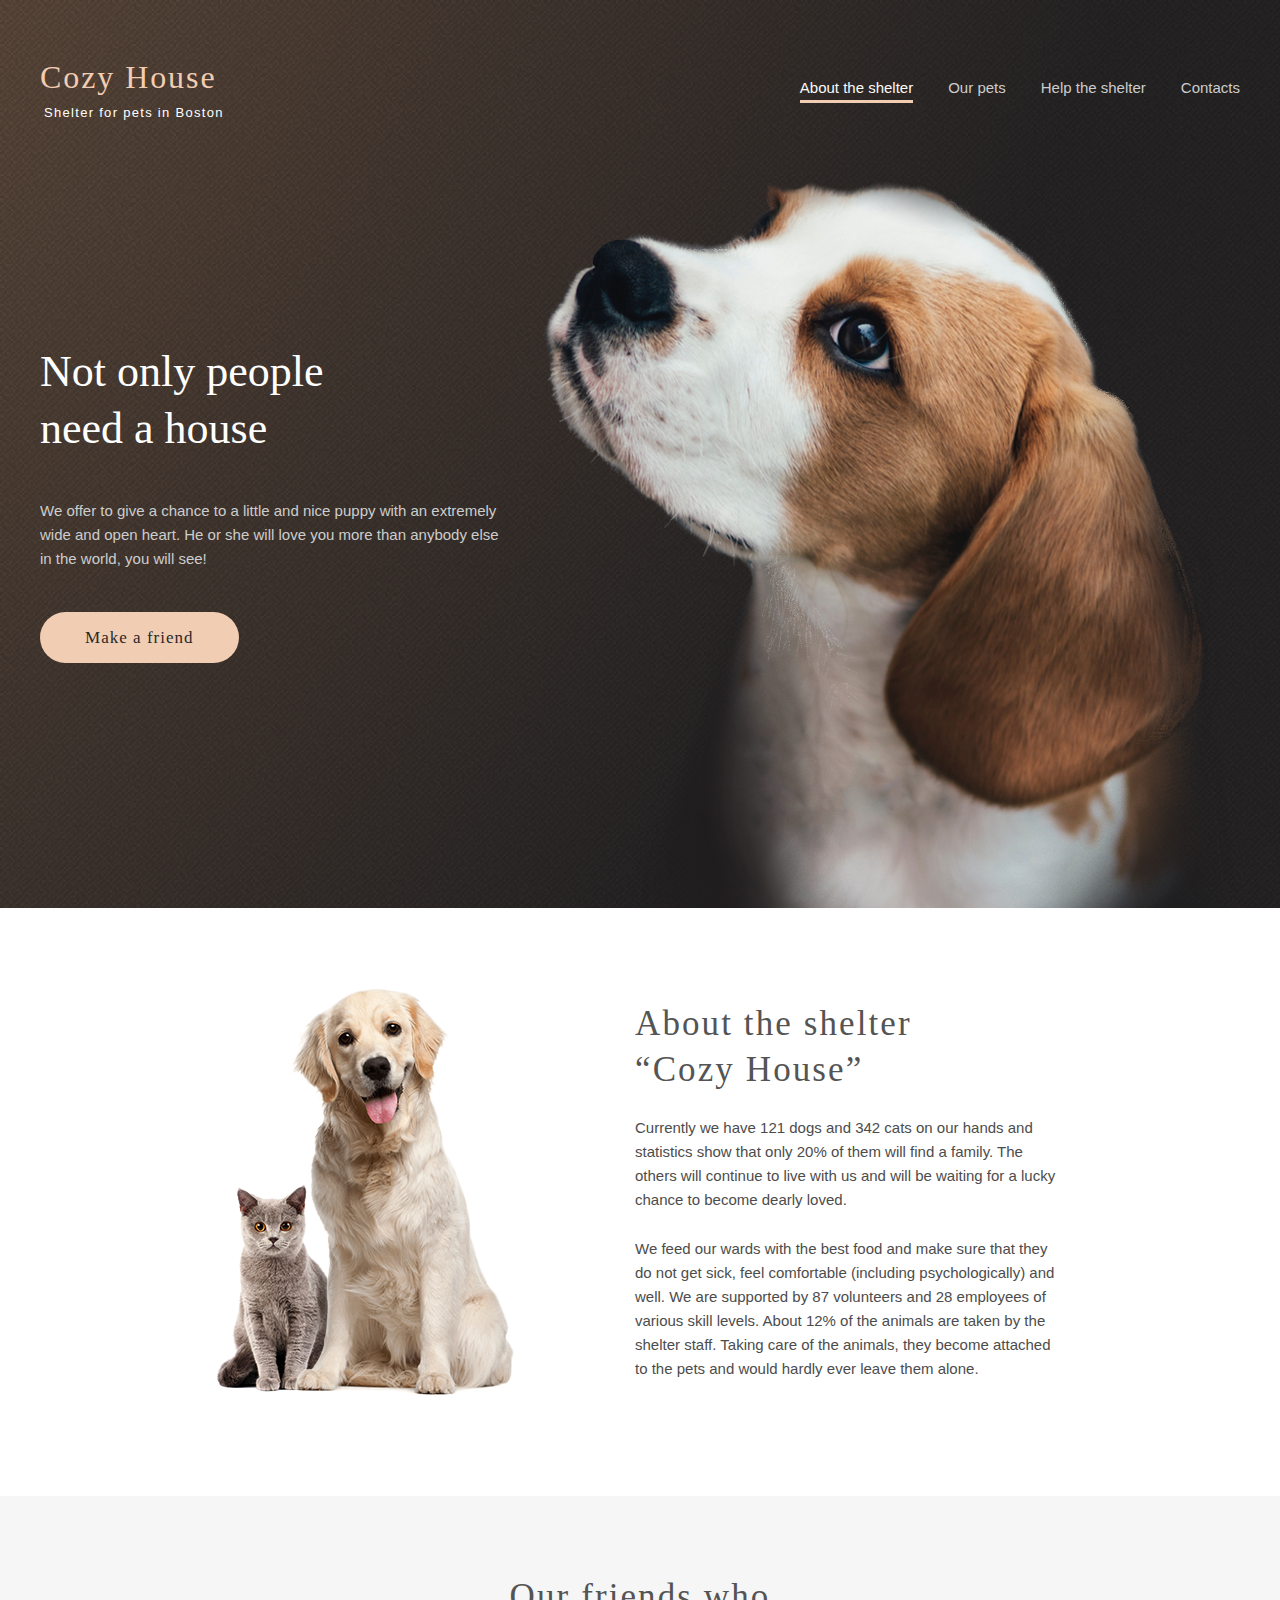
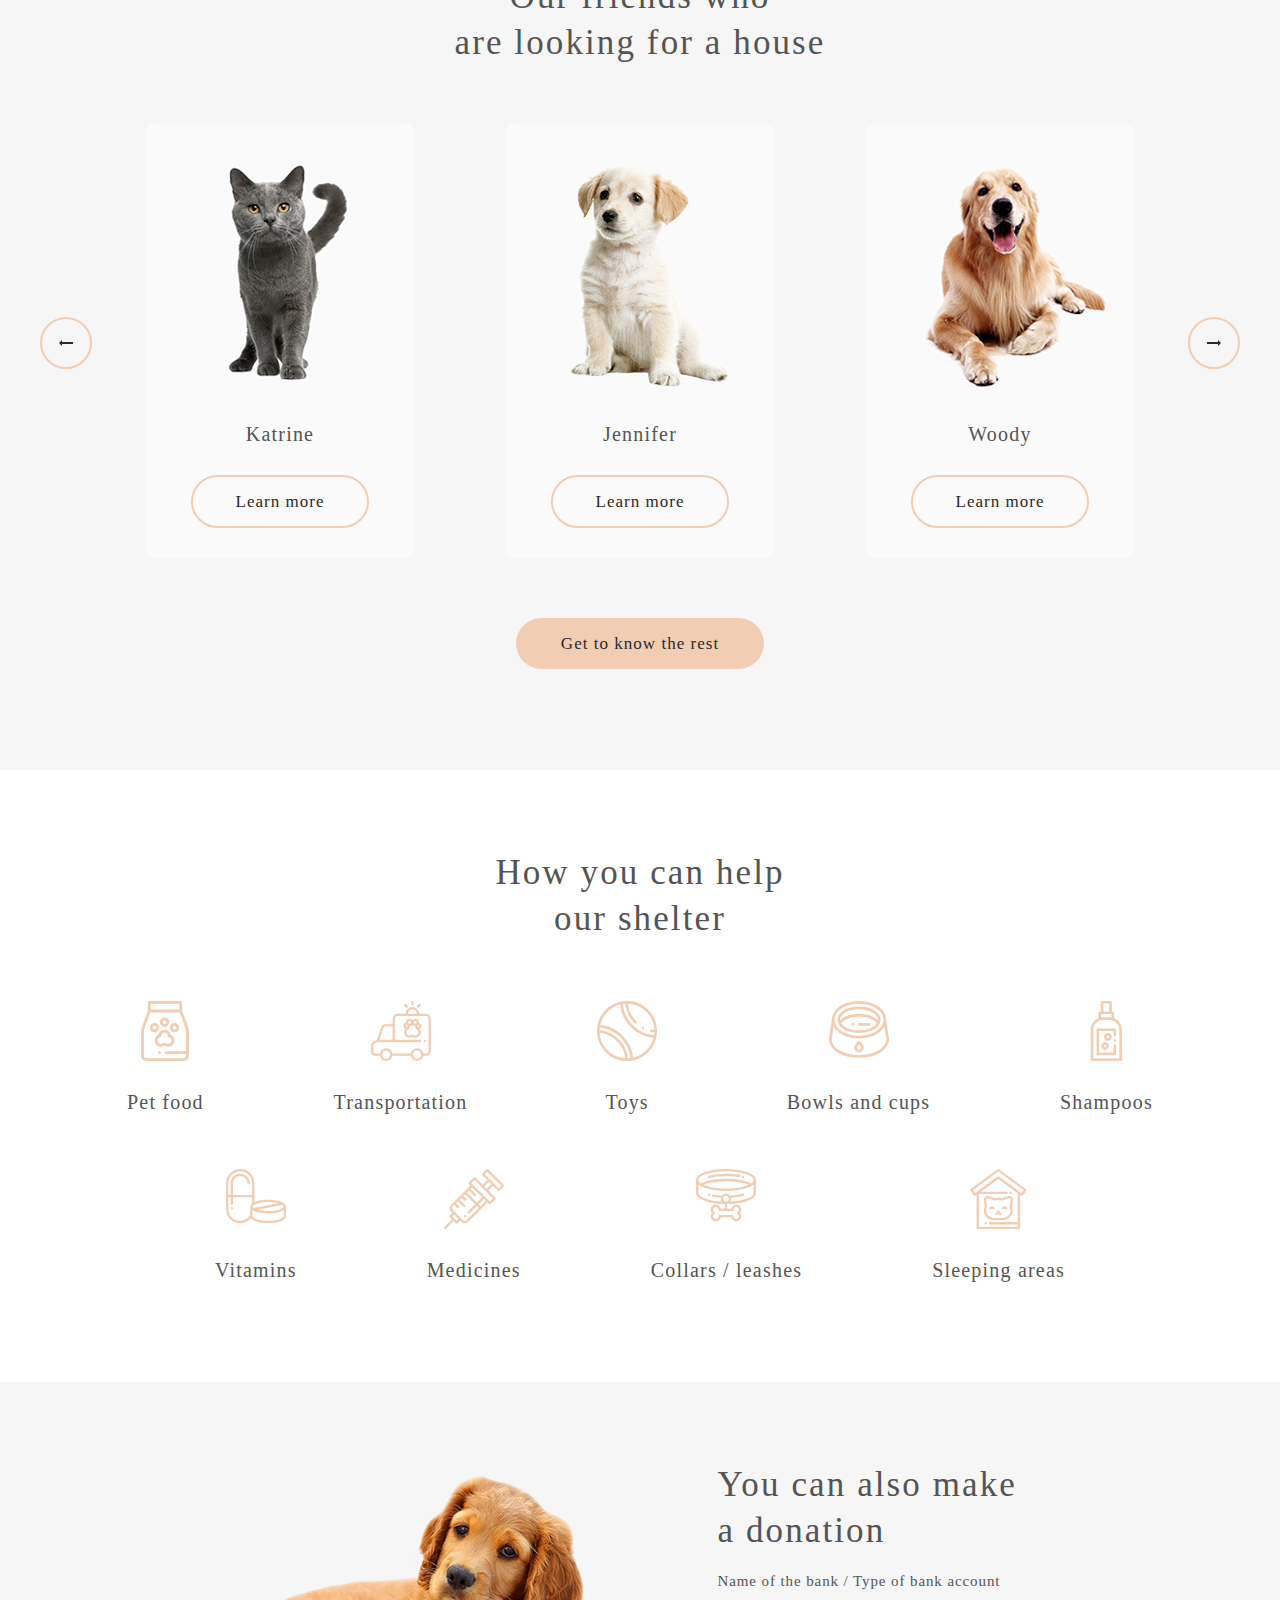
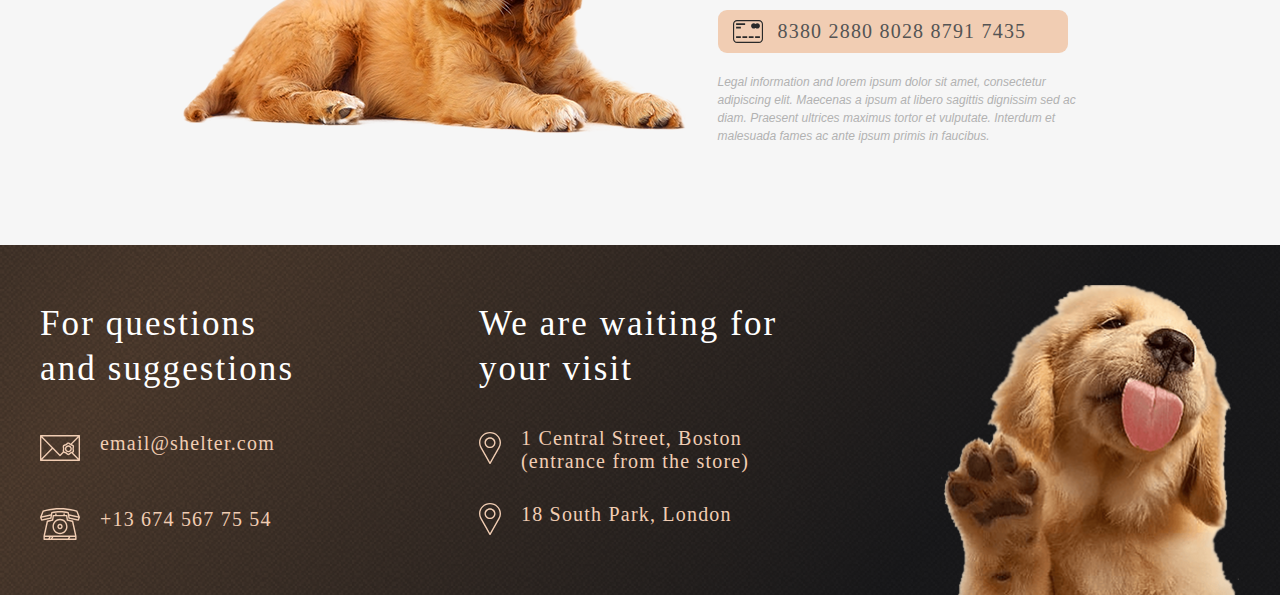
<file: index.html>
<!DOCTYPE html>
<html lang="en">
<head>
    <meta charset="UTF-8">
    <meta http-equiv="X-UA-Compatible" content="IE=edge">
    <meta name="viewport" content="width=device-width, initial-scale=1.0">
    <title>Shelter</title>
    <link type="Image/x-icon" href="./img/icons/favicon.png" rel="icon">
    <link rel="stylesheet" href="css/main-page/style.css">
</head>

<body>
    <header class="header">
        <div class="container">
            <div class="wrapper">
                <div class="header-container">
                    <a href="#" class="header-logo">
                        <h2 class="header-logo__title">Cozy House</h2>
                        <p class="header-logo__text">Shelter for pets in Boston</p>
                    </a>
                    <div class="header-nav">
                        <ul class="header-nav__list">
                            <li class="header-nav__item"><a class="header-nav__link active" href="#about">About the shelter</a></li>
                            <li class="header-nav__item"><a class="header-nav__link" href="./pets-page.html">Our pets</a></li>
                            <li class="header-nav__item"><a class="header-nav__link" href="#help">Help the shelter</a></li>
                            <li class="header-nav__item"><a class="header-nav__link" href="#footer">Contacts</a></li>
                        </ul>
                    </div>
                </div>
            </div>
        </div>
    </header>

    <main class="content">
        <div class="container">
            <!-- NOT ONLY SECTION -->
            <div class="not-only">
                <div class="wrapper not-only__wrapper">
                    <div class="not-only-hero">
                        <h1 class="not-only-hero__title">
                            Not only people need a house
                        </h1>
                        <div class="not-only-hero__text">We offer to give a chance to a little and nice puppy with an extremely wide and open heart. He or she will love you more than anybody else in the world, you will see!
                        </div>
                        <a href="#our-friends" class="not-only-hero__button button">
                            Make a friend
                        </a>
                    </div>
                    <div class="not-only-picture">
                        <img src="./img/not-only-block/01.png" alt="dog" class="not-only__img">
                    </div>
                </div>
            </div>

            <!-- ABOUT SECTION -->
            <div class="about" id="about">
                <div class="wrapper about__wrapper">
                    <div class="about-picture">
                        <img src="./img/about-block/about-pets.png" alt="pets" class="about__img">
                    </div>
                    <div class="about-description">
                        <h2 class="about__title section__title">About the shelter “Cozy House”</h2>
                        <p class="about__text">Currently we have 121 dogs and 342 cats on our hands and statistics show that only 20% of them will find a family. The others will continue to live with us and will be waiting for a lucky chance to become dearly loved.</p>
                        <p class="about__text">We feed our wards with the best food and make sure that they do not get sick, feel comfortable (including psychologically) and well. We are supported by 87 volunteers and 28 employees of various skill levels. About 12% of the animals are taken by the shelter staff. Taking care of the animals, they become attached to the pets and would hardly ever leave them alone.</p>
                    </div>
                </div>
            </div>

            <!-- OUR FRIENDS SECTION -->
            <div class="our-friends" id="our-friends">
                    <div class="wrapper our-friends-wrapper">
                        <div class="our-friends__title section__title">
                            Our friends who <br> are looking for a house
                        </div>
                        <div class="our-friends__cards">
                            <div class="arrow-container">
                                <button class="arrow arrow-prev">
                                    <img src="./img/icons/arrow-left.svg" alt="">
                                </button>
                                <button class="arrow arrow-next">
                                    <img src="./img/icons/arrow-right.svg" alt="">
                                </button>
                            </div>
                            <div class="cards-wrapper">
                                <div class="our-friends-card">
                                    <div class="our-friends-card__picture">
                                        <img src="./img/our-friends/01.png" class="card__img" alt="">
                                    </div>
                                    <div class="our-friends-card__title">Katrine</div>
                                    <div class="our-friends-card__button"><a href="#" class="card-btn">Learn more</a></div>
                                </div>
                                <div class="our-friends-card">
                                    <div class="our-friends-card__picture">
                                        <img src="./img/our-friends/02.png" class="card__img" alt="">
                                    </div>
                                    <div class="our-friends-card__title">Jennifer</div>
                                    <div class="our-friends-card__button"><a href="#" class="card-btn">Learn more</a></div>
                                </div>
                                <div class="our-friends-card">
                                    <div class="our-friends-card__picture">
                                        <img src="./img/our-friends/03.png" class="card__img" alt="">
                                    </div>
                                    <div class="our-friends-card__title">Woody</div>
                                    <div class="our-friends-card__button"><a href="#" class="card-btn">Learn more</a></div>
                                </div>
                            </div>
                        </div>
                        <div class="our-friends__button">
                            <a href="./pets-page.html" target="_blank" class="button">
                                Get to know the rest
                            </a>
                        </div>
                    </div>
            </div>

            <!-- HELP SECTION -->
            <div class="help" id="help">
                    <div class="wrapper help-wrapper">
                        <div class="help__title section__title">
                            How you can help <br> our shelter
                        </div>
                        <div class="help-cards">
                           <div class="first-row">
                                <div class="help-item">
                                    <div class="help-pic">
                                        <img src="./img/help/01.svg" alt="" class="help__img">
                                    </div>
                                    <div class="help-item__text">Pet food</div>
                                </div>
                                <div class="help-item">
                                    <div class="help-pic">
                                        <img src="./img/help/02.svg" alt="" class="help__img">
                                    </div>
                                    <div class="help-item__text">Transportation</div>
                                </div>
                                <div class="help-item">
                                    <div class="help-pic">
                                        <img src="./img/help/03.svg" alt="" class="help__img">
                                    </div>
                                    <div class="help-item__text">Toys</div>
                                </div>
                                <div class="help-item">
                                    <div class="help-pic">
                                        <img src="./img/help/04.svg" alt="" class="help__img">
                                    </div>
                                    <div class="help-item__text">Bowls and cups</div>
                                </div>
                                <div class="help-item">
                                    <div class="help-pic">
                                        <img src="./img/help/05.svg" alt="" class="help__img">
                                    </div>
                                    <div class="help-item__text">Shampoos</div>
                                </div>
                            </div>
                            <div class="second-row">
                                <div class="help-item">
                                    <div class="help-pic">
                                        <img src="./img/help/06.svg" alt="" class="help__img">
                                    </div>
                                    <div class="help-item__text">Vitamins</div>
                                </div>
                                <div class="help-item">
                                    <div class="help-pic">
                                        <img src="./img/help/07.svg" alt="" class="help__img">
                                    </div>
                                    <div class="help-item__text">Medicines</div>
                                </div>
                                <div class="help-item">
                                    <div class="help-pic">
                                        <img src="./img/help/08.svg" alt="" class="help__img">
                                    </div>
                                    <div class="help-item__text">Collars / leashes</div>
                                </div>
                                <div class="help-item">
                                    <div class="help-pic">
                                        <img src="./img/help/09.svg" alt="" class="help__img">
                                    </div>
                                    <div class="help-item__text">Sleeping areas</div>
                                </div>
                            </div>
                        </div>
                    </div>
            </div>

            <!-- IN ADDITION SECTION -->
            <div class="in-addition">
                <div class="wrapper in-addition-wrapper">
                    <div class="in-addition-pic">
                        <img src="./img/in-addition/01.png" alt="dog" class="in-addition__img">
                    </div>
                    <div class="description">
                        <div class="in-addition__title section__title">
                            You can also make a donation
                        </div>
                        <div class="in-addition__bank-name">
                            Name of the bank / Type of bank account
                        </div>
                        <div class="in-addition__card-number">
                            <a href="#" class="in-addition__card-number--digits">8380 2880 8028 8791 7435</a>
                        </div>
                        <div class="in-addition__legal-info">
                            Legal information and lorem ipsum dolor sit amet, consectetur adipiscing elit. Maecenas a ipsum at libero sagittis dignissim sed ac diam. Praesent ultrices maximus tortor et vulputate. Interdum et malesuada fames ac ante ipsum primis in faucibus.
                        </div>
                    </div>
                </div>
            </div>
        </div>
    </main>

    <footer class="footer" id="footer">
        <div class="container">
            <div class="wrapper footer-wrapper">
                <div class="footer-columns">
                    <div class="footer-questions">
                        <div class="footer-questions__title footer-title">
                            For questions and suggestions
                        </div>
                        <div class="footer__email">
                            <a href="mailto:email@shelter.com" class="footer-link">email@shelter.com</a>
                        </div>
                        <div class="footer__tel">
                            <a href="tel:+136745677554" class="footer-link">+13 674 567 75 54</a>
                        </div>
                    </div>
                    <div class="footer-visit">
                        <div class="footer-visit__title footer-title">
                            We are waiting for your visit
                        </div>
                        <div class="footer__location">
                            <a class="footer-link" href="https://www.google.com/maps/place/Animal+Rescue+League+of+Boston/@42.3470525,-71.071958,17z/data=!3m1!4b1!4m6!3m5!1s0x89e37a7253479331:0x9ce9fc871d0907e8!8m2!3d42.3470486!4d-71.0697693!16s%2Fg%2F1q69v4kf_" target="_blank">1 Central Street, Boston (entrance from the store)</a>
                        </div>
                        <div class="footer__location">
                            <a class="footer-link" href="https://www.google.com/maps/place/Battersea+Dogs+and+Cats+Home/@51.4784472,-0.1470975,17z/data=!3m1!4b1!4m6!3m5!1s0x48760503d02b551f:0xbd2664f7d41c86a0!8m2!3d51.4784439!4d-0.1449088!16s%2Fg%2F1td04j71" target="_blank">18 South Park, London</a>
                        </div>
                    </div>
                    <div class="footer-picture">
                        <img src="./img/footer/footer-puppy.png" alt="">
                    </div>
                </div>
            </div>
        </div>
    </footer>
</body>

<!-- <script src="js/main.js"></script> -->
</html>
</file>
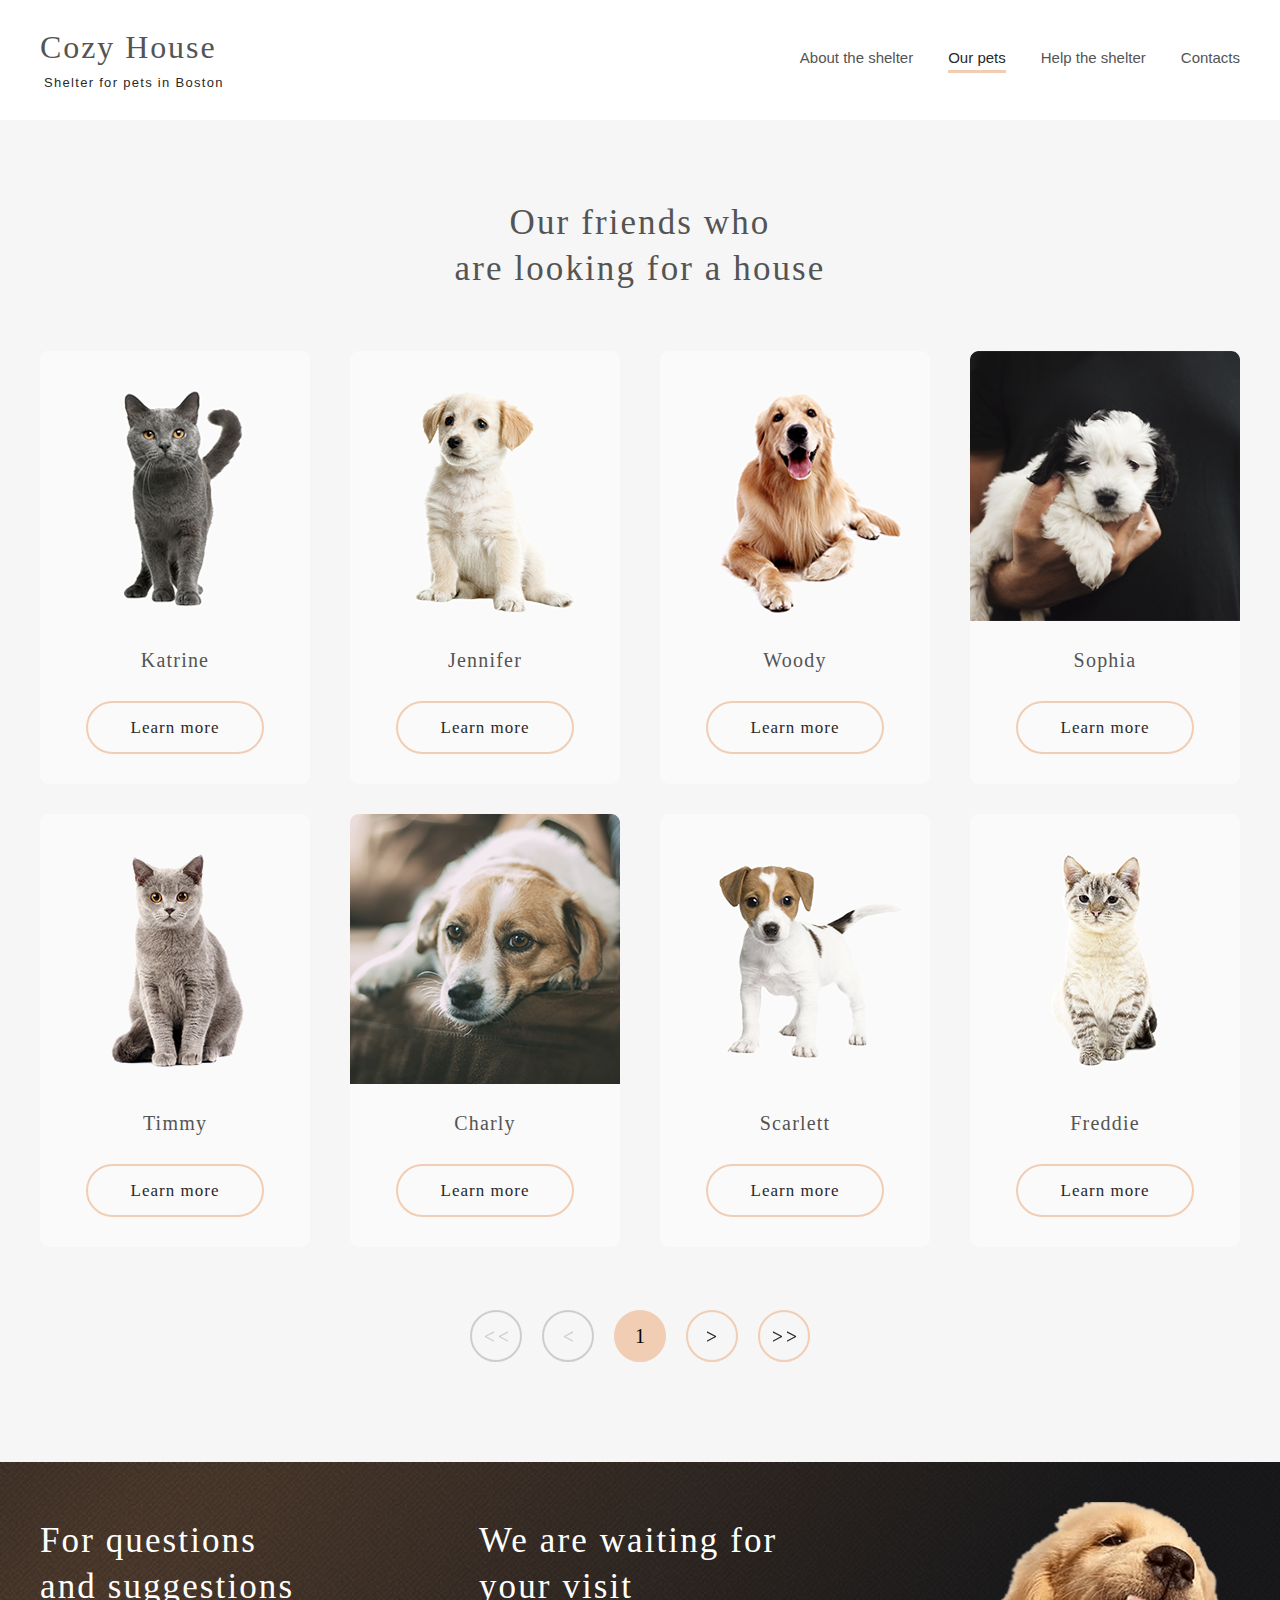
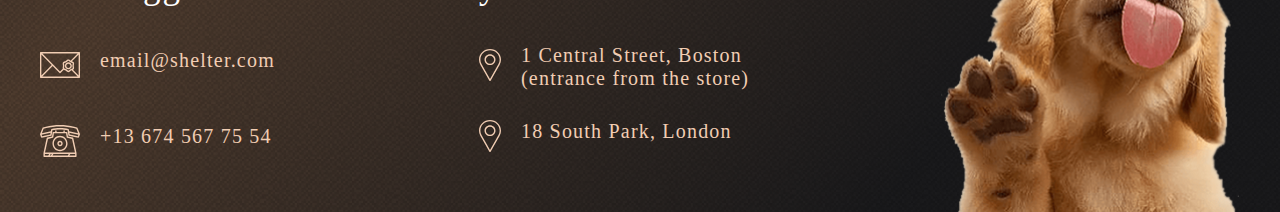
<file: pets-page.html>
<!DOCTYPE html>
<html lang="en">
<head>
     <meta charset="UTF-8">
    <meta http-equiv="X-UA-Compatible" content="IE=edge">
    <meta name="viewport" content="width=device-width, initial-scale=1.0">
    <title>Our Pets</title>
    <link type="Image/x-icon" href="./img/icons/favicon.png" rel="icon">
    <link rel="stylesheet" href="css/pets-page/style.css">
</head>
<body>
    <header class="header">
        <div class="container">
            <div class="wrapper">
                <div class="header-container">
                    <a href="./index.html" target="_blank" class="header-logo">
                        <h1 class="header-logo__title">Cozy House</h1>
                        <p class="header-logo__text">Shelter for pets in Boston</p>
                    </a>
                    <div class="header-nav">
                        <ul class="header-nav__list">
                            <li class="header-nav__item"><a class="header-nav__link" href="./index.html">About the shelter</a></li>
                            <li class="header-nav__item"><a class="header-nav__link active" href="#" >Our pets</a></li>
                            <li class="header-nav__item"><a class="header-nav__link" href="./index.html#help" target="_blank">Help the shelter</a></li>
                            <li class="header-nav__item"><a class="header-nav__link" href="#footer">Contacts</a></li>
                        </ul>
                    </div>
                </div>
            </div>
        </div>
    </header>

    <main class="main">
        <div class="container">
            <div class="wrapper">
                <div class="our-pets">
                    <div class="our-pets__title section__title">
                        Our friends who <br> are looking for a house
                    </div>
                    <div class="our-friends__cards">
                        <div class="cards-wrapper">
                            <div class="our-friends-card">
                                <div class="our-friends-card__picture">
                                    <img src="./img/our-friends/01.png" class="card__img" alt="">
                                </div>
                                <div class="our-friends-card__title">Katrine</div>
                                <div class="our-friends-card__button"><a href="#" class="card-btn">Learn more</a></div>
                            </div>
                            <div class="our-friends-card">
                                <div class="our-friends-card__picture">
                                    <img src="./img/our-friends/02.png" class="card__img" alt="">
                                </div>
                                <div class="our-friends-card__title">Jennifer</div>
                                <div class="our-friends-card__button"><a href="#" class="card-btn">Learn more</a></div>
                            </div>
                            <div class="our-friends-card">
                                <div class="our-friends-card__picture">
                                    <img src="./img/our-friends/03.png" class="card__img" alt="">
                                </div>
                                <div class="our-friends-card__title">Woody</div>
                                <div class="our-friends-card__button"><a href="#" class="card-btn">Learn more</a></div>
                            </div>
                            <div class="our-friends-card">
                                <div class="our-friends-card__picture">
                                    <img src="./img/our-friends/04.png" class="card__img" alt="">
                                </div>
                                <div class="our-friends-card__title">Sophia</div>
                                <div class="our-friends-card__button"><a href="#" class="card-btn">Learn more</a></div>
                            </div>
                            <div class="our-friends-card">
                                <div class="our-friends-card__picture">
                                    <img src="./img/our-friends/05.png" class="card__img" alt="">
                                </div>
                                <div class="our-friends-card__title">Timmy</div>
                                <div class="our-friends-card__button"><a href="#" class="card-btn">Learn more</a></div>
                            </div>
                            <div class="our-friends-card">
                                <div class="our-friends-card__picture">
                                    <img src="./img/our-friends/06.png" class="card__img" alt="">
                                </div>
                                <div class="our-friends-card__title">Charly</div>
                                <div class="our-friends-card__button"><a href="#" class="card-btn">Learn more</a></div>
                            </div>
                            <div class="our-friends-card">
                                <div class="our-friends-card__picture">
                                    <img src="./img/our-friends/07.png" class="card__img" alt="">
                                </div>
                                <div class="our-friends-card__title">Scarlett</div>
                                <div class="our-friends-card__button"><a href="#" class="card-btn">Learn more</a></div>
                            </div>
                            <div class="our-friends-card">
                                <div class="our-friends-card__picture">
                                    <img src="./img/our-friends/08.png" class="card__img" alt="">
                                </div>
                                <div class="our-friends-card__title">Freddie</div>
                                <div class="our-friends-card__button"><a href="#" class="card-btn">Learn more</a></div>
                            </div>
                        </div>
                    </div>
                    <div class="arrow-container">
                        <button class="arrow arrow-prev" disabled>
                            <img src="./img/pets/icons/01.svg" alt="">
                        </button>
                        <button class="arrow arrow-prev" disabled>
                            <img src="./img/pets/icons/02.svg" alt="">
                        </button>
                        <button class="arrow arrow-number">
                            1
                        </button>
                        <button class="arrow arrow-next">
                            <img src="./img/pets/icons/03.svg" alt="">
                        </button>
                        <button class="arrow arrow-next">
                            <img src="./img/pets/icons/04.svg" alt="">
                        </button>
                    </div>
                </div>
            </div>
        </div>
    </main>

    <footer class="footer" id="footer">
        <div class="container">
            <div class="wrapper footer-wrapper">
                <div class="footer-columns">
                    <div class="footer-questions">
                        <div class="footer-questions__title footer-title">
                            For questions and suggestions
                        </div>
                        <div class="footer__email">
                            <a href="mailto:email@shelter.com" class="footer-link">email@shelter.com</a>
                        </div>
                        <div class="footer__tel">
                            <a href="tel:+136745677554" class="footer-link">+13 674 567 75 54</a>
                        </div>
                    </div>
                    <div class="footer-visit">
                        <div class="footer-visit__title footer-title">
                            We are waiting for your visit
                        </div>
                        <div class="footer__location">
                            <a class="footer-link" href="https://www.google.com/maps/place/Animal+Rescue+League+of+Boston/@42.3470525,-71.071958,17z/data=!3m1!4b1!4m6!3m5!1s0x89e37a7253479331:0x9ce9fc871d0907e8!8m2!3d42.3470486!4d-71.0697693!16s%2Fg%2F1q69v4kf_" target="_blank">1 Central Street, Boston (entrance from the store)</a>
                        </div>
                        <div class="footer__location">
                            <a class="footer-link" href="https://www.google.com/maps/place/Battersea+Dogs+and+Cats+Home/@51.4784472,-0.1470975,17z/data=!3m1!4b1!4m6!3m5!1s0x48760503d02b551f:0xbd2664f7d41c86a0!8m2!3d51.4784439!4d-0.1449088!16s%2Fg%2F1td04j71" target="_blank">18 South Park, London</a>
                        </div>
                    </div>
                    <div class="footer-picture">
                        <img src="./img/footer/footer-puppy.png" alt="">
                    </div>
                </div>
            </div>
        </div>
    </footer>
</body>
</html>
</file>
<file: css/main-page/style.css>
* {
  padding: 0;
  margin: 0;
  border: 0;
}

*, *:before, *:after {
  -webkit-box-sizing: border-box;
  box-sizing: border-box;
}

:focus, :active {
  outline: none;
}

a:focus, a:active {
  outline: none;
}

nav, footer, header, aside, section {
  display: block;
}

html, body {
  height: 100%;
  width: 100%;
  margin: 0;
  padding: 0;
  min-width: 320;
  position: relative;
  color: #000;
  font-size: 100%;
  line-height: 1;
  font-size: 14px;
  scroll-behavior: smooth;
  font-family: "Georgia";
  -ms-text-size-adjust: 100%;
  -moz-text-size-adjust: 100%;
  -webkit-text-size-adjust: 100%;
  --nav-vertical-size: 180px;
}

input, button, textarea {
  font-family: "Georgia";
}

input::-ms-clear {
  display: none;
}

button {
  cursor: pointer;
}

button::-moz-focus-inner {
  padding: 0;
  border: 0;
}

a, a:visited {
  text-decoration: none;
}

a:hover {
  text-decoration: none;
}

ul li {
  list-style: none;
}

img {
  vertical-align: top;
}

h1, h2, h3, h4, h5, h6 {
  font-size: inherit;
  font-weight: 400;
}

.wrapper {
  width: 1200px;
  min-height: 100%;
  overflow: hidden;
  margin: 0 auto;
}

.header {
  height: var(--nav-vertical-size);
  background: url("../../img/not-only-block/not-only-background.png") no-repeat top;
  background-size: 100%;
  padding: 60px 0px 60px 0px;
}

.header-container {
  display: -webkit-box;
  display: -ms-flexbox;
  display: flex;
  -webkit-box-pack: justify;
      -ms-flex-pack: justify;
          justify-content: space-between;
}

.header-logo:hover .header-logo__title {
  color: #ffa86a;
}
.header-logo:hover .header-logo__text {
  color: #cecece;
}

.header-logo__title {
  font-style: normal;
  font-weight: 400;
  font-size: 32px;
  line-height: 110%;
  letter-spacing: 0.06em;
  color: #F1CDB3;
  margin: 0px 0px 10px 0px;
  -webkit-transition: 0.3s;
  transition: 0.3s;
}

.header-logo__text {
  font-family: "Arial";
  font-style: normal;
  font-weight: 400;
  font-size: 13px;
  line-height: 15px;
  letter-spacing: 0.1em;
  color: #FFFFFF;
  padding: 0px 0px 0px 4px;
  -webkit-transition: 0.3s;
  transition: 0.3s;
}

.header-nav {
  padding: 16px 0px 0px 0px;
}

.header-nav__list {
  display: -webkit-box;
  display: -ms-flexbox;
  display: flex;
}

.header-nav__item {
  margin: 0px 35px 0px 0px;
}
.header-nav__item:last-child {
  margin: 0px 0px 0px 0px;
}

.header-nav__link {
  padding: 0px 0px 4px 0px;
  font-family: "Arial";
  font-style: normal;
  font-weight: 400;
  font-size: 15px;
  line-height: 24px;
  color: #CDCDCD;
  cursor: pointer;
  -webkit-transition: 0.3s;
  transition: 0.3s;
}
.header-nav__link:hover {
  color: #FAFAFA;
}
.header-nav__link.active {
  color: #FAFAFA;
  border-bottom: 3px solid #F1CDB3;
}
.header-nav__link:active {
  color: #FAFAFA;
  border-bottom: 3px solid #F1CDB3;
}

.footer {
  background: url("../../img/footer/footer-background.png") no-repeat top;
  background-size: 100%;
}

.footer-columns {
  display: -webkit-box;
  display: -ms-flexbox;
  display: flex;
  padding: 40px 0px 0px 0px;
  -webkit-box-pack: justify;
      -ms-flex-pack: justify;
          justify-content: space-between;
}

.footer-questions {
  padding: 16px 0px 55px 0px;
  max-width: 280px;
}

.footer-title {
  font-size: 35px;
  line-height: 130%;
  letter-spacing: 0.06em;
  color: #FFFFFF;
  margin: 0px 0px 40px 0px;
}

.footer-visit__title {
  margin: 0px 0px 35px 0px;
}

.footer-link {
  font-size: 20px;
  line-height: 115%;
  letter-spacing: 0.06em;
  color: #F1CDB3;
  -webkit-transition: 0.3s;
  transition: 0.3s;
}
.footer-link:hover {
  color: #FDDCC4;
}

.footer__email {
  background: url("../../img/footer/icons/01.svg") left no-repeat;
  padding: 0px 0px 0px 60px;
  margin: 0px 0px 44px 0px;
  height: 32px;
}

.footer__tel {
  background: url("../../img/footer/icons/02.svg") left no-repeat;
  padding: 0px 0px 0px 60px;
  height: 32px;
}

.footer-visit {
  padding: 16px 0px 55px 0px;
  max-width: 302px;
}

.footer__location {
  background: url("../../img/footer/icons/03.svg") left 5px no-repeat;
  padding: 0px 0px 0px 42px;
  margin: 0px 0px 30px 0px;
  cursor: pointer;
}
.footer__location:last-child {
  margin: 0px 0px 0px 0px;
  background: url("../../img/footer/icons/03.svg") left no-repeat;
  height: 32px;
}

.footer-picture {
  max-height: 310px;
}

.not-only {
  min-height: calc(100vh - var(--nav-vertical-size));
  background: url("../../img/not-only-block/not-only-background.png") no-repeat center;
  background-position: center calc(-1 * var(--nav-vertical-size));
  background-size: 100%;
}

.not-only__wrapper {
  display: -webkit-box;
  display: -ms-flexbox;
  display: flex;
}

.not-only-hero {
  padding: 163px 0px 0px 0px;
  max-width: 460px;
}

.not-only-hero__title {
  max-width: 310px;
  font-weight: 400;
  font-size: 44px;
  line-height: 130%;
  color: #FFFFFF;
  margin: 0px 0px 42px 0px;
}

.not-only-hero__text {
  font-family: "Arial";
  font-style: normal;
  font-weight: 400;
  font-size: 15px;
  line-height: 160%;
  color: #CDCDCD;
  margin: 0px 0px 56px 0px;
}

.button {
  cursor: pointer;
  font-style: normal;
  font-weight: 400;
  font-size: 17px;
  line-height: 130%;
  letter-spacing: 0.06em;
  color: #292929;
  background-color: #F1CDB3;
  padding: 16px 45px;
  border-radius: 50px;
  -webkit-transition: 0.3s;
  transition: 0.3s;
}
.button:hover {
  background-color: #FDDCC4;
}

.not-only-picture {
  margin: 0px 0px 0px 42px;
}

.about {
  padding: 80px 0px 100px;
}

.about__wrapper {
  display: -webkit-box;
  display: -ms-flexbox;
  display: flex;
  width: 850px;
}

.about-picture {
  padding: 0px 120px 0px 0px;
}

.about-description {
  padding: 13px 0px 0px 0px;
}

.about__title {
  max-width: 370px;
  margin: 0px 0px 24px 0px;
}

.section__title {
  font-style: normal;
  font-weight: 400;
  font-size: 35px;
  line-height: 130%;
  letter-spacing: 0.06em;
  color: #545454;
}

.about__text {
  font-family: "Arial";
  font-style: normal;
  font-weight: 400;
  font-size: 15px;
  line-height: 160%;
  color: #4C4C4C;
  margin: 0px 0px 25px 0px;
}
.about__text:last-child {
  margin: 0px 0px 0px 0px;
}

.our-friends {
  background-color: #F6F6F6;
}

.our-friends-wrapper {
  padding: 78px 0px 115px 0px;
}

.our-friends__title {
  padding: 0px 0px 60px 0px;
  margin: 0 auto;
  text-align: center;
}

.our-friends__cards {
  position: relative;
}

.arrow-container {
  position: absolute;
  display: -webkit-box;
  display: -ms-flexbox;
  display: flex;
  -webkit-box-pack: justify;
      -ms-flex-pack: justify;
          justify-content: space-between;
  z-index: 1;
  width: 1200px;
  top: calc(50% - 25px);
}

.arrow {
  display: -webkit-box;
  display: -ms-flexbox;
  display: flex;
  -webkit-box-pack: center;
      -ms-flex-pack: center;
          justify-content: center;
  -webkit-box-align: center;
      -ms-flex-align: center;
          align-items: center;
  width: 52px;
  height: 52px;
  background-color: #F6F6F6;
  border-radius: 50%;
  border: 2px solid #F1CDB3;
  cursor: pointer;
  -webkit-transition: 0.3s;
  transition: 0.3s;
}
.arrow:hover {
  background-color: #F1CDB3;
}

.arrow-prev {
  pointer-events: none;
}

.cards-wrapper {
  display: -webkit-box;
  display: -ms-flexbox;
  display: flex;
  -webkit-box-pack: justify;
      -ms-flex-pack: justify;
          justify-content: space-between;
  margin: 0 105px;
}

.our-friends-card {
  background-color: #FAFAFA;
  border-radius: 9px;
  cursor: pointer;
  -webkit-transition: 0.3s;
  transition: 0.3s;
}
.our-friends-card:hover {
  background-color: #FFFFFF;
  -webkit-box-shadow: 0px 2px 35px 14px rgba(13, 13, 13, 0.04);
          box-shadow: 0px 2px 35px 14px rgba(13, 13, 13, 0.04);
}
.our-friends-card:hover .card-btn {
  background-color: #F1CDB3;
}

.our-friends-card__picture {
  margin: 0px 0px 28px 0px;
}

.our-friends-card__title {
  font-size: 20px;
  line-height: 23px;
  text-align: center;
  letter-spacing: 0.06em;
  color: #545454;
  padding: 0px 0px 45px 0px;
}

.our-friends-card__button {
  text-align: center;
  margin: 0px 0px 45px 0px;
}

.card-btn {
  font-size: 17px;
  line-height: 130%;
  letter-spacing: 0.06em;
  color: #292929;
  padding: 15px 42px;
  border: 2px solid #F1CDB3;
  border-radius: 100px;
  -webkit-transition: 0.3s;
  transition: 0.3s;
}
.card-btn:hover {
  background-color: #F1CDB3;
}

.our-friends__button {
  margin: 75px 0px 0px 0px;
  text-align: center;
}

.help-wrapper {
  padding: 80px 0px 45px 0px;
}

.help__title {
  text-align: center;
  margin: 0px 0px 60px 0px;
}

.help-cards {
  max-width: 1026px;
  margin: 0 auto;
}

.first-row {
  display: -webkit-box;
  display: -ms-flexbox;
  display: flex;
  -webkit-box-pack: justify;
      -ms-flex-pack: justify;
          justify-content: space-between;
}

.second-row {
  display: -webkit-box;
  display: -ms-flexbox;
  display: flex;
  -ms-flex-pack: distribute;
      justify-content: space-around;
  margin: 0px 23px;
}

.help-item {
  margin: 0px 0px 55px 0px;
  display: -webkit-box;
  display: -ms-flexbox;
  display: flex;
  -webkit-box-orient: vertical;
  -webkit-box-direction: normal;
      -ms-flex-direction: column;
          flex-direction: column;
}

.help-pic {
  text-align: center;
  margin: 0px 0px 30px 0px;
  -webkit-box-flex: 1;
      -ms-flex: 1 1 100%;
          flex: 1 1 100%;
}

.help-item__text {
  font-size: 20px;
  line-height: 115%;
  text-align: center;
  letter-spacing: 0.06em;
  color: #545454;
}

.in-addition {
  background-color: #F6F6F6;
}

.in-addition-wrapper {
  width: 915px;
  display: -webkit-box;
  display: -ms-flexbox;
  display: flex;
  padding: 80px 0px 100px 0px;
}

.in-addition-pic {
  margin: 12px 30px 0px 0px;
}

.in-addition__title {
  max-width: 300px;
  margin: 0px 0px 20px 0px;
}

.in-addition__bank-name {
  font-size: 15px;
  line-height: 110%;
  letter-spacing: 0.06em;
  color: #545454;
  margin: 0px 0px 20px 0px;
}

.in-addition__card-number {
  max-width: 350px;
  font-size: 20px;
  line-height: 115%;
  letter-spacing: 0.06em;
  background: #F1CDB3;
  border-radius: 9px;
  padding: 10px 15px 10px 60px;
  background: url("../../img/in-addition/icons/01.svg") no-repeat 15px center #F1CDB3;
  margin: 0px 0px 20px 0px;
  cursor: pointer;
  -webkit-transition: 0.3s;
  transition: 0.3s;
}
.in-addition__card-number:hover {
  background-color: #FDDCC4;
}

.in-addition__card-number--digits {
  color: #545454;
}

.in-addition__legal-info {
  max-width: 380px;
  font-family: "Arial";
  font-size: 12px;
  font-style: italic;
  line-height: 18px;
  color: #B2B2B2;
}
</file>
<file: css/pets-page/style.css>
* {
  padding: 0;
  margin: 0;
  border: 0;
}

*, *:before, *:after {
  -webkit-box-sizing: border-box;
  box-sizing: border-box;
}

:focus, :active {
  outline: none;
}

a:focus, a:active {
  outline: none;
}

nav, footer, header, aside, section {
  display: block;
}

html, body {
  height: 100%;
  width: 100%;
  margin: 0;
  padding: 0;
  min-width: 320;
  position: relative;
  color: #000;
  scroll-behavior: smooth;
  font-size: 100%;
  line-height: 1;
  font-size: 14px;
  font-family: "Georgia";
  -ms-text-size-adjust: 100%;
  -moz-text-size-adjust: 100%;
  -webkit-text-size-adjust: 100%;
}

input, button, textarea {
  font-family: "Georgia";
}

input::-ms-clear {
  display: none;
}

button {
  cursor: pointer;
}

button::-moz-focus-inner {
  padding: 0;
  border: 0;
}

a, a:visited {
  text-decoration: none;
}

a:hover {
  text-decoration: none;
}

ul li {
  list-style: none;
}

img {
  vertical-align: top;
}

h1, h2, h3, h4, h5, h6 {
  font-size: inherit;
  font-weight: 400;
}

.wrapper {
  width: 1200px;
  margin: 0 auto;
  min-height: 100%;
  overflow: hidden;
}

.container {
  max-width: 1280px;
  margin: 0 auto;
  width: 100%;
}
@media (max-width: 767.98px) {
  .container {
    max-width: 750px;
  }
}
@media (max-width: 479.98px) {
  .container {
    max-width: none;
    padding: 0 10px;
  }
}

.header {
  padding: 30px 0px 30px 0px;
}

.header-container {
  display: -webkit-box;
  display: -ms-flexbox;
  display: flex;
  -webkit-box-pack: justify;
      -ms-flex-pack: justify;
          justify-content: space-between;
}

.header-logo:hover .header-logo__title {
  color: #F1CDB3;
}
.header-logo:hover .header-logo__text {
  color: #545454;
}

.header-logo__title {
  font-style: normal;
  font-weight: 400;
  font-size: 32px;
  line-height: 110%;
  letter-spacing: 0.06em;
  color: #545454;
  margin: 0px 0px 10px 0px;
  -webkit-transition: 0.3s;
  transition: 0.3s;
}

.header-logo__text {
  font-family: "Arial";
  font-style: normal;
  font-weight: 400;
  font-size: 13px;
  line-height: 15px;
  letter-spacing: 0.1em;
  color: #292929;
  padding: 0px 0px 0px 4px;
  -webkit-transition: 0.3s;
  transition: 0.3s;
}

.header-nav {
  padding: 16px 0px 0px 0px;
}

.header-nav__list {
  display: -webkit-box;
  display: -ms-flexbox;
  display: flex;
}

.header-nav__item {
  margin: 0px 35px 0px 0px;
}
.header-nav__item:last-child {
  margin: 0px 0px 0px 0px;
}

.header-nav__link {
  padding: 0px 0px 4px 0px;
  font-family: "Arial";
  font-style: normal;
  font-weight: 400;
  font-size: 15px;
  line-height: 24px;
  color: #545454;
  cursor: pointer;
  -webkit-transition: 0.3s;
  transition: 0.3s;
}
.header-nav__link:hover {
  color: #292929;
}
.header-nav__link.active {
  color: #292929;
  border-bottom: 3px solid #F1CDB3;
}
.header-nav__link:active {
  color: #292929;
  border-bottom: 3px solid #F1CDB3;
}

.footer {
  background: url("../../img/footer/footer-background.png") no-repeat top;
  background-size: 100%;
}

.footer-columns {
  display: -webkit-box;
  display: -ms-flexbox;
  display: flex;
  padding: 40px 0px 0px 0px;
  -webkit-box-pack: justify;
      -ms-flex-pack: justify;
          justify-content: space-between;
}

.footer-questions {
  padding: 16px 0px 55px 0px;
  max-width: 280px;
}

.footer-title {
  font-size: 35px;
  line-height: 130%;
  letter-spacing: 0.06em;
  color: #FFFFFF;
  margin: 0px 0px 40px 0px;
}

.footer-visit__title {
  margin: 0px 0px 35px 0px;
}

.footer-link {
  font-size: 20px;
  line-height: 115%;
  letter-spacing: 0.06em;
  color: #F1CDB3;
  -webkit-transition: 0.3s;
  transition: 0.3s;
}
.footer-link:hover {
  color: #FDDCC4;
}

.footer__email {
  background: url("../../img/footer/icons/01.svg") left no-repeat;
  padding: 0px 0px 0px 60px;
  margin: 0px 0px 44px 0px;
  height: 32px;
}

.footer__tel {
  background: url("../../img/footer/icons/02.svg") left no-repeat;
  padding: 0px 0px 0px 60px;
  height: 32px;
}

.footer-visit {
  padding: 16px 0px 55px 0px;
  max-width: 302px;
}

.footer__location {
  background: url("../../img/footer/icons/03.svg") left 5px no-repeat;
  padding: 0px 0px 0px 42px;
  margin: 0px 0px 30px 0px;
  cursor: pointer;
}
.footer__location:last-child {
  margin: 0px 0px 0px 0px;
  background: url("../../img/footer/icons/03.svg") left no-repeat;
  height: 32px;
}

.footer-picture {
  max-height: 310px;
}

.main {
  background: #F6F6F6;
}

.our-pets__title {
  text-align: center;
  padding: 80px 0px 60px 0px;
}

.section__title {
  font-style: normal;
  font-weight: 400;
  font-size: 35px;
  line-height: 130%;
  letter-spacing: 0.06em;
  color: #545454;
}

.cards-wrapper {
  display: -webkit-box;
  display: -ms-flexbox;
  display: flex;
  -ms-flex-wrap: wrap;
      flex-wrap: wrap;
  -webkit-box-pack: justify;
      -ms-flex-pack: justify;
          justify-content: space-between;
}

.our-friends-card {
  background-color: #FAFAFA;
  border-radius: 9px;
  margin: 0px 0px 30px 0px;
  cursor: pointer;
  -webkit-transition: 0.3s;
  transition: 0.3s;
}
.our-friends-card:hover {
  background-color: #FFFFFF;
  -webkit-box-shadow: 0px 2px 35px 14px rgba(13, 13, 13, 0.04);
          box-shadow: 0px 2px 35px 14px rgba(13, 13, 13, 0.04);
}
.our-friends-card:hover .card-btn {
  background-color: #F1CDB3;
}

.our-friends-card__picture {
  margin: 0px 0px 28px 0px;
}

.our-friends-card__title {
  font-size: 20px;
  line-height: 23px;
  text-align: center;
  letter-spacing: 0.06em;
  color: #545454;
  padding: 0px 0px 45px 0px;
}

.our-friends-card__button {
  text-align: center;
  margin: 0px 0px 45px 0px;
}

.card-btn {
  font-size: 17px;
  line-height: 130%;
  letter-spacing: 0.06em;
  color: #292929;
  padding: 15px 42px;
  border: 2px solid #F1CDB3;
  border-radius: 100px;
  -webkit-transition: 0.3s;
  transition: 0.3s;
}
.card-btn:hover {
  background-color: #F1CDB3;
}

.arrow-container {
  display: -webkit-box;
  display: -ms-flexbox;
  display: flex;
  -webkit-box-pack: center;
      -ms-flex-pack: center;
          justify-content: center;
  padding: 33px 0px 100px 0px;
}

.arrow {
  display: -webkit-box;
  display: -ms-flexbox;
  display: flex;
  -webkit-box-pack: center;
      -ms-flex-pack: center;
          justify-content: center;
  -webkit-box-align: center;
      -ms-flex-align: center;
          align-items: center;
  width: 52px;
  height: 52px;
  background-color: #F6F6F6;
  border-radius: 50%;
  border: 2px solid #F1CDB3;
  cursor: pointer;
  -webkit-transition: 0.3s;
  transition: 0.3s;
  margin: 0px 20px 0px 0px;
}
.arrow:hover {
  background-color: #F1CDB3;
}
.arrow:last-child {
  margin: 0px 0px 0px 0px;
}

.arrow-prev {
  border: 2px solid #CDCDCD;
  pointer-events: none;
}
.arrow-prev:hover {
  background-color: #F6F6F6;
}

.arrow-number {
  background-color: #F1CDB3;
  font-size: 20px;
}
.arrow-number:hover {
  color: #F6F6F6;
}
</file>
